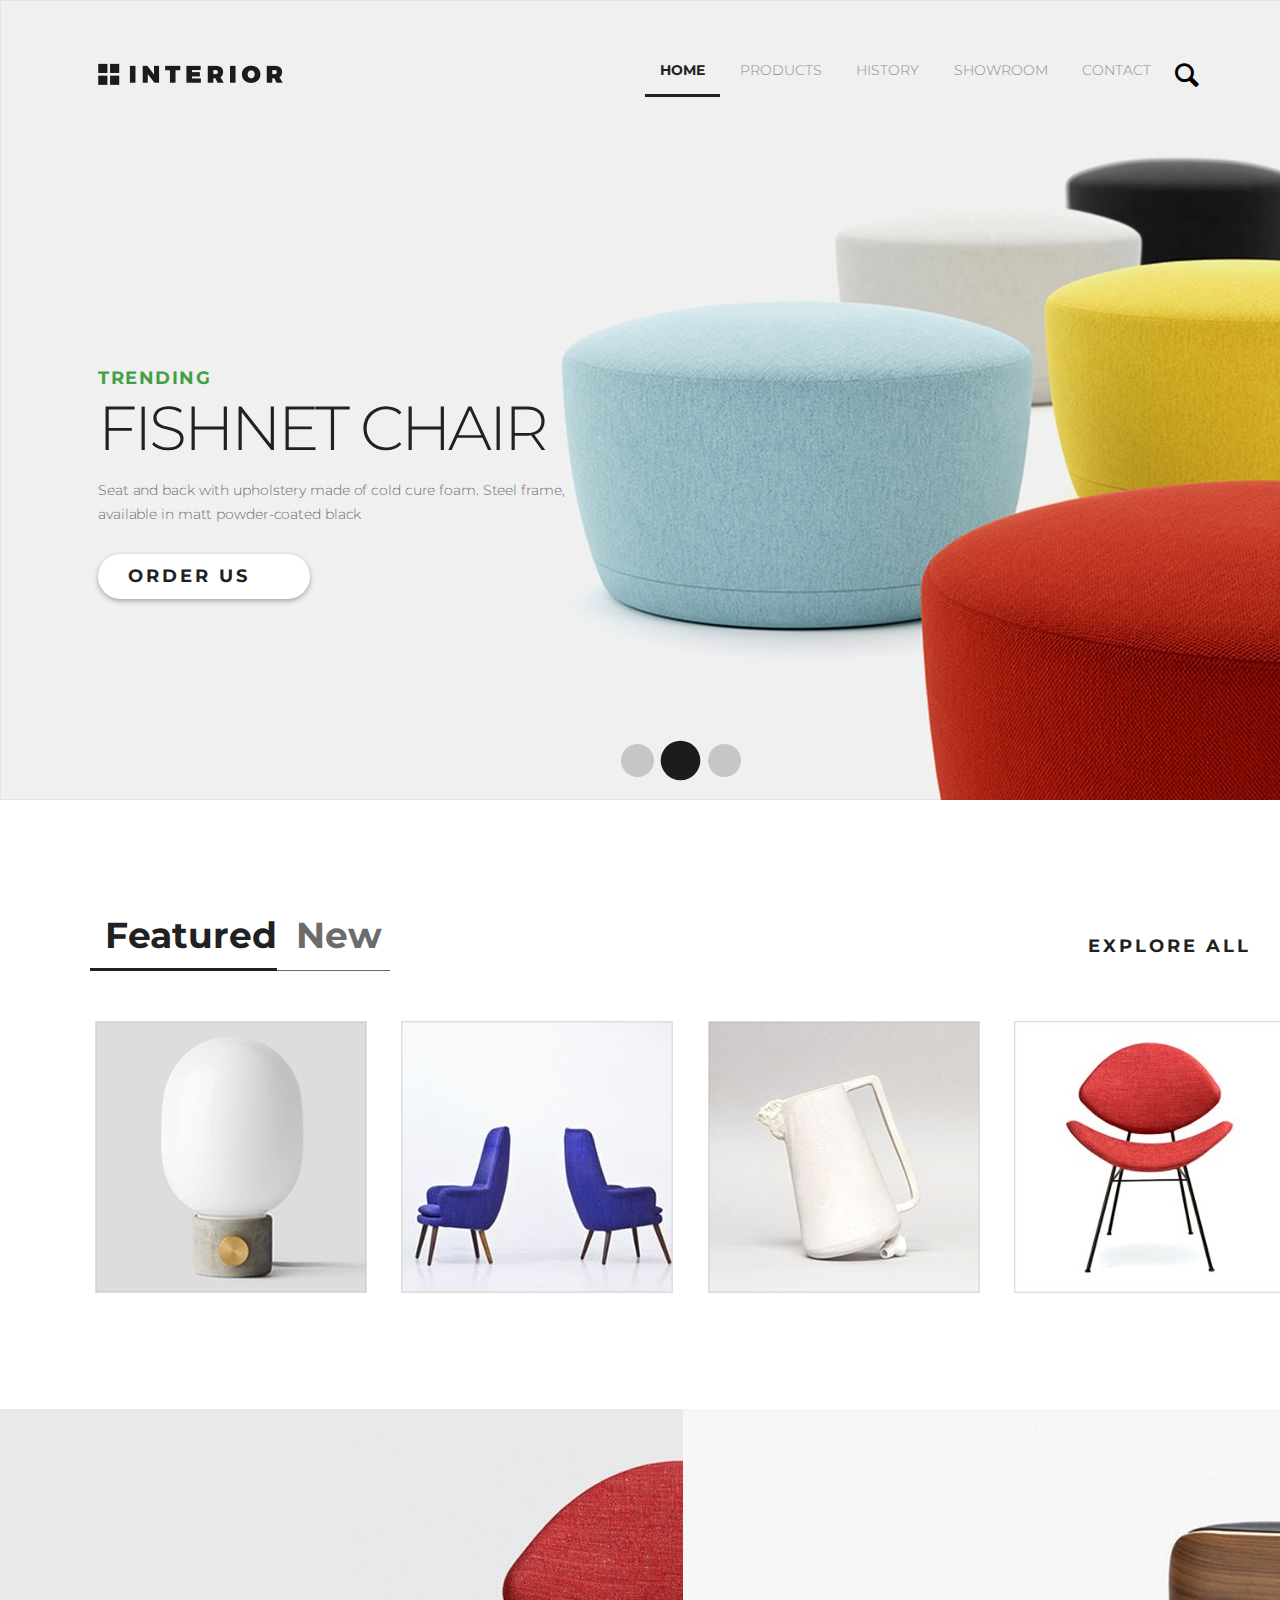
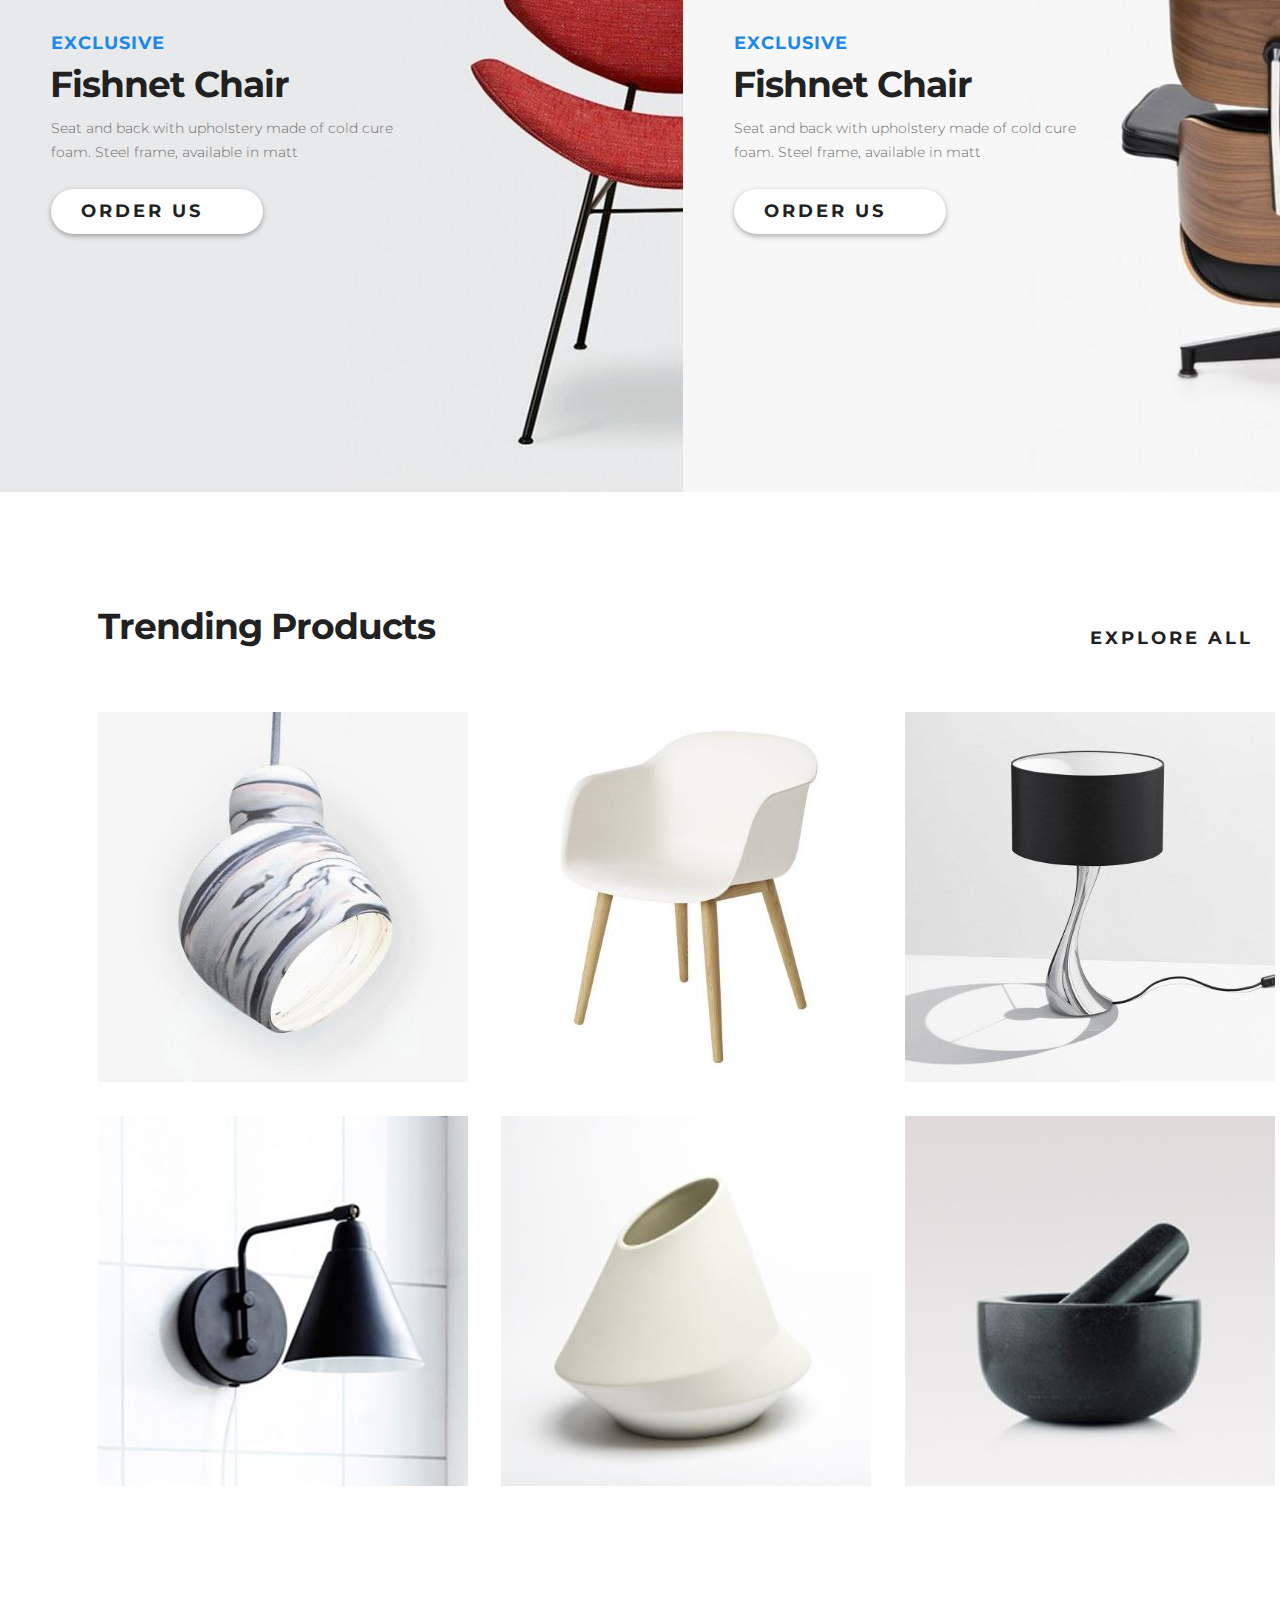
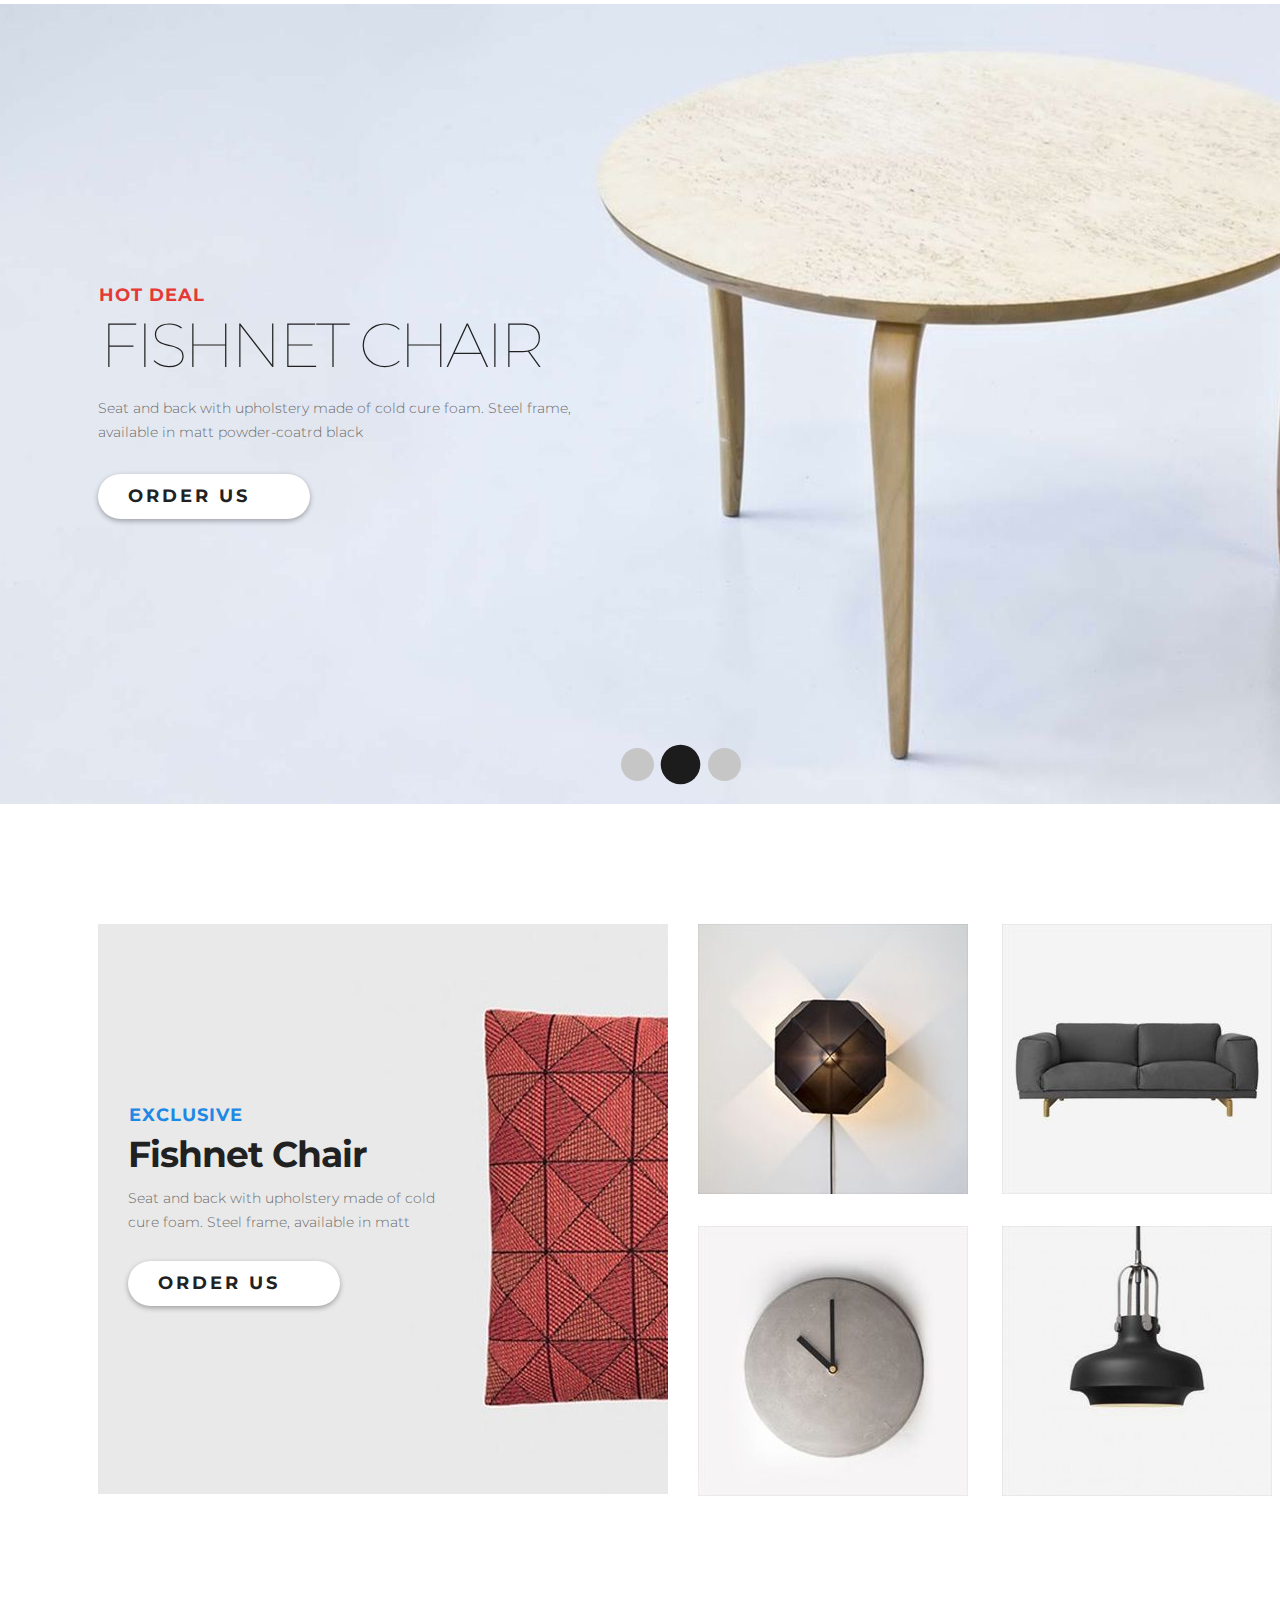
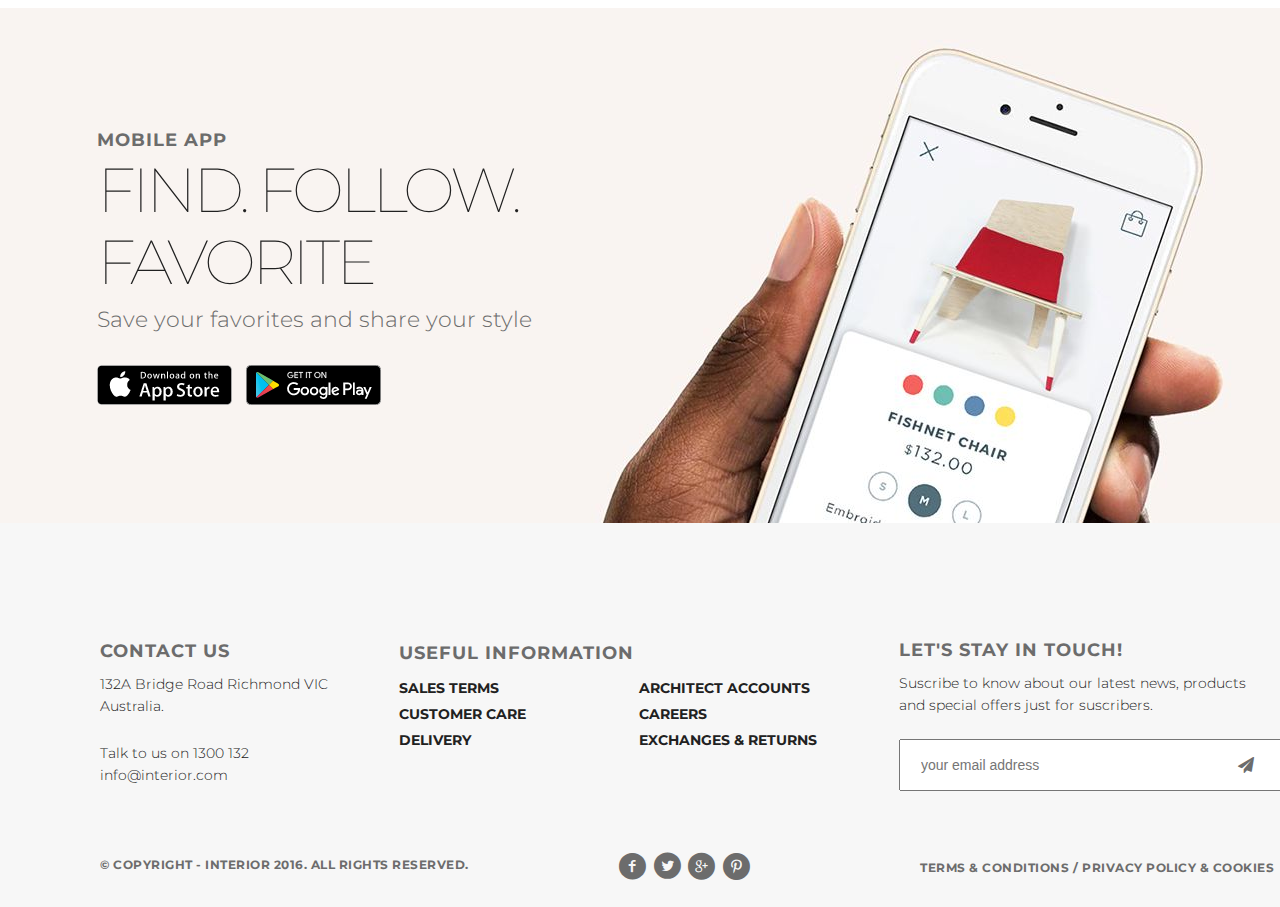
<file: first-maket/index.html>
<!DOCTYPE html>
<html lang="en">

<head>
    <meta charset="UTF-8">
    <meta name="viewport" content="width=device-width, initial-scale=1.0">
    <meta http-equiv="X-UA-Compatible" content="ie=edge">
    <title>Maket shop</title>
    <link rel="stylesheet" href="css/style.css">
</head>


<body>
    <div class="main-con">
        <div class="container_1">
            <div class="header">
                <a href="#">
                    <img class="logo" src="img/logo.png" alt="Logo">
                </a>
                <div id="menu">
                    <ul>
                        <li><a class="tab0" href="#">HOME</a></li>
                        <li><a href="product.html">PRODUCTS</a></li>
                        <li><a href="">HISTORY</a></li>
                        <li><a href="">SHOWROOM</a></li>
                        <li><a href="contact.html">CONTACT</a></li>
                    </ul>
                </div>
                <a class="icon-search" href="#"></a>
                <div class="text">
                    <h3>trending</h3>
                    <h1>fishnet chair</h1>
                    <p>Seat and back with upholstery made of cold cure foam. Steel frame, available in matt
                        powder-coated
                        black</p>
                    <a class="icon-right-open" href="details.html">Order Us</a>
                </div>
                <div class="scroll">
                    <a class="scroll-link" href="#"></a>
                    <a class="scroll-link act-scroll" href="#"></a>
                    <a class="scroll-link" href=""></a>
                </div>
            </div>
        </div>
        <div class="container2">
            <div class="header2">
                <div class="wrapper">
                    <input type="radio" name="tab" id="tab-1" checked>
                    <label for="tab-1">Featured</label>
                    <input type="radio" name="tab" id="tab-2">
                    <label for="tab-2">New</label>
                    <hr class="hr0">
                    <hr class="hr1">
                    <hr class="hr2">
                    <div class="content">
                        <article class="tab-1">
                            <div class="product">
                                <img src="img/product-1.jpg" alt="Img_1">
                                <div class="info">
                                    <a href="details.html" class="feat-good"></a>
                                    <h3>Fishnet Chair</h3>
                                    <p>Seat and back with upholstery made of cold cure foam</p>
                                </div>
                            </div>
                            <div class="product">
                                <img src="img/product-2.jpg" alt="Img_2">
                                <div class="info">
                                    <a href="details.html" class="feat-good"></a>
                                    <h3>Violet Twins</h3>
                                    <p>If you can find out difference between them tell us</p>
                                </div>
                            </div>
                            <div class="product">
                                <img class="pic" src="img/product-3.jpg" alt="Img_3">
                                <div class="info">
                                    <a href="details.html" class="feat-good"></a>
                                    <h3>Kettler style</h3>
                                    <p>Simple. Cozy. Modern.</p>
                                </div>
                            </div>
                            <div class="product">
                                <img src="img/product-4.jpg" alt="Img_4">
                                <div class="info">
                                    <a href="#" class="feat-good"></a>
                                    <h3>Red Smiler</h3>
                                    <p>Bright solution for you</p>
                                </div>
                            </div>
                        </article> <!-- //tab-1 end -->
                        <article class="tab-2">
                            <div class="product">
                                <img class="pic" src="img/product-3.jpg" alt="Img_3">
                                <div class="info">
                                    <a href="#" class="feat-good"></a>
                                    <h3>Kettler style</h3>
                                    <p>Simple. Cozy. Modern.</p>
                                </div>
                            </div>
                            <div class="product">
                                <img src="img/product-4.jpg" alt="Img_4">
                                <div class="info">
                                    <a href="#" class="feat-good"></a>
                                    <h3>Red Smiler</h3>
                                    <p>Bright solution for you</p>
                                </div>
                            </div>
                        </article><!-- //tab-2 end -->
                    </div>
                </div><!-- //wrapper -->
                <a class="exp-link" href="#">explore all</a>
            </div>
            <div class="two-screens">
                <div class="first-scr">
                    <img src="img/promo-img1.jpg" alt="promo1">
                    <h3>exclusive</h3>
                    <h2>Fishnet Chair</h2>
                    <p>Seat and back with upholstery made of cold cure foam. Steel frame, available in matt</p>
                    <a class="icon-right-open2" href="details.html">Order Us</a>
                </div>
                <div class="second-scr">
                    <img src="img/promo-img.jpg" alt="promo2">
                    <h3>exclusive</h3>
                    <h2>Fishnet Chair</h2>
                    <p>Seat and back with upholstery made of cold cure foam. Steel frame, available in matt</p>
                    <a class="icon-right-open3" href="details.html">Order Us</a>
                </div>
            </div>
            <div class="trend-prod">
                <h2 class="text-tr">Trending Products</h2>
                <a class="exp-link2" href="#">explore all</a>
                <a href="details.html"><img src="img/product-11.jpg" alt="product-1"></a>
                <a href="details.html"><img src="img/product-21.jpg" alt="product-2"></a>
                <a href="details.html"><img src="img/product-31.jpg" alt="product-3"></a>
                <a href="#"><img src="img/product-41.jpg" alt="product-4"></a>
                <a href="#"><img src="img/product-6.jpg" alt="product-6"></a>
                <a href="#"><img src="img/product-5.jpg" alt="product-5"></a>
            </div>
        </div>
        <div class="container3">
            <div class="slider2">
                <img src="img/slider2.jpg" alt="slider2">
                <div class="text-sl2">
                    <h3>hot deal</h3>
                    <h2>Fishnet Chair</h2>
                    <p>Seat and back with upholstery made of cold cure foam. Steel frame, available in matt
                        powder-coatrd
                        black</p>
                    <a class="icon-right-open" href="details.html">Order Us</a>
                    <div class="scroll">
                        <a class="scroll-link" href="#"></a>
                        <a class="scroll-link act-scroll" href="#"></a>
                        <a class="scroll-link" href="#"></a>
                    </div>
                </div>
            </div>
            <div class="container4">
                <div class="exc-block">
                    <img src="img/product-1-lg.jpg" alt="pic1">
                    <h3>exclusive</h3>
                    <h2>Fishnet Chair</h2>
                    <p>Seat and back with upholstery made of cold cure foam. Steel frame, available in matt</p>
                    <a class="icon-right-open" href="details.html">Order Us</a>
                </div>
                <div class="two-two">
                    <a href="details.html"><img class="img4" src="img/product-2-sm.jpg" alt="pic2"></a>
                    <a href="details.html"><img class="img4" src="img/product-3-sm.jpg" alt="pic3"></a>
                    <a href="details.html"><img class="img4" src="img/product-4-sm.jpg" alt="pic4"></a>
                    <a href="details.html"><img class="img4" src="img/product-5-sm.jpg" alt="pic5"></a>
                </div>
                <div class="app">
                    <img src="img/back-img.jpg" alt="back">
                    <h3>mobile app</h3>
                    <h2>find. follow. favorite</h2>
                    <p>Save your favorites and share your style</p>
                    <a href="#"><img src="img/app-store.png" alt="apple"></a>
                    <a href="#"><img src="img/google-play.png" alt="google"></a>
                </div>
            </div>
            <div class="clr"></div>
        </div>
    </div>
    <footer class="footer">
        <div class="foot-st">
            <div class="foot-col1">
                <h3>contact us</h3>
                <p>132A Bridge Road Richmond VIC Australia.</p>
                <p>Talk to us on 1300 132 info@interior.com</p>
            </div>
            <div class="foot-col2">
                <h3>useful information</h3>
                <ul class="col1">
                    <li><a href="#">Sales terms</a></li>
                    <li><a href="#">Customer care</a></li>
                    <li><a href="#">Delivery</a></li>
                </ul>
                <ul class="col2">
                    <li><a href="#">Architect accounts</a></li>
                    <li><a href="#">Careers</a></li>
                    <li><a href="#">Exchanges & returns</a></li>

                </ul>
            </div>
            <div class="foot-col3">
                <h3>let's stay in touch!</h3>
                <p>Suscribe to know about our latest news, products and special offers just for suscribers.</p>
                <input class="input" type="text" placeholder="your email address">
                <a class="icon-paper-plane" href="#"></a>
            </div>
            <p class="copy">&copy; Copyright - INTERIOR 2016. All Rights Reserved.</p>
            <div class="soc-net">
                <a class="icon-facebook-circled" href="#"></a>
                <a class="icon-twitter-circled" href="#"></a>
                <a class="icon-gplus-circled" href="#"></a>
                <a class="icon-pinterest-circled" href="#"></a>
            </div>
            <div class="term-pol">
                <a href="#">Terms & Conditions /</a>
                <a href="#">Privacy policy & Cookies</a>
            </div>
    </footer>
</body>

</html>
</file>
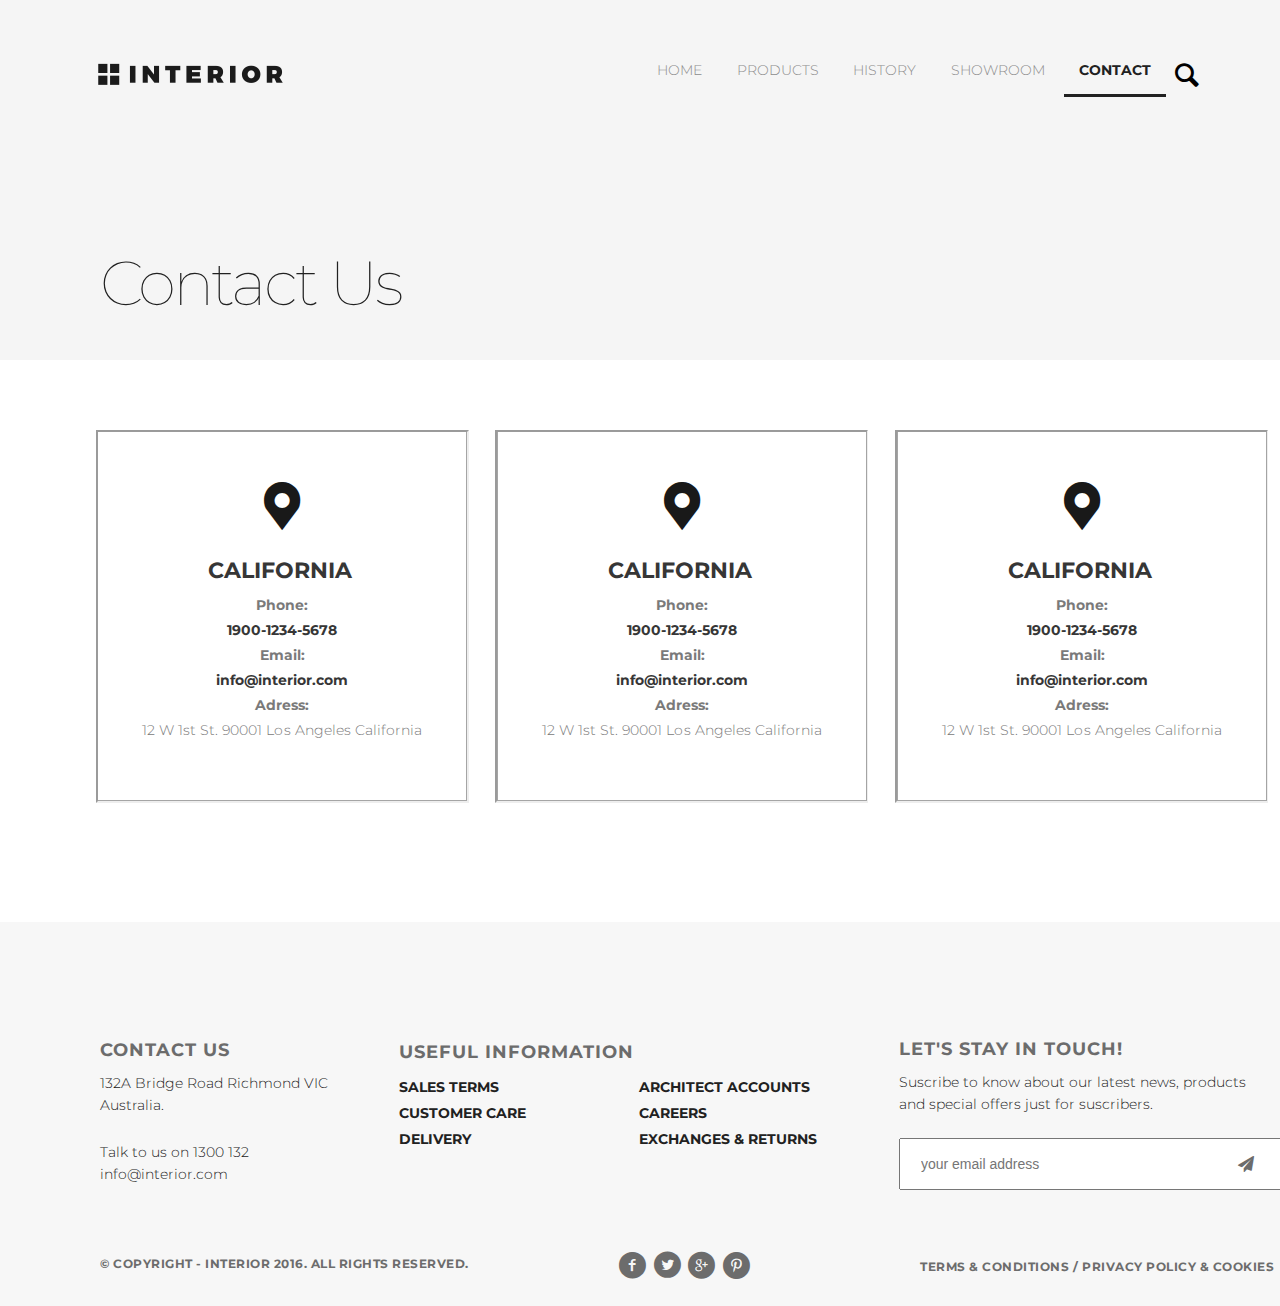
<file: first-maket/contact.html>
<!DOCTYPE html>
<html lang="en">

<head>
    <meta charset="UTF-8">
    <meta name="viewport" content="width=device-width, initial-scale=1.0">
    <meta http-equiv="X-UA-Compatible" content="ie=edge">
    <title>Maket shop</title>
    <link rel="stylesheet" href="css/style.css">
</head>


<body>
    <div class="main-con3">
        <div class="header3">
            <a href="#">
                <img class="logo" src="img/logo.png" alt="Logo">
            </a>
            <div id="menu">
                <ul>
                    <li><a href="index.html">HOME</a></li>
                    <li><a href="product.html">PRODUCTS</a></li>
                    <li><a href="">HISTORY</a></li>
                    <li><a href="">SHOWROOM</a></li>
                    <li><a class="tab0" href="#">CONTACT</a></li>
                </ul>
            </div>
            <a class="icon-search" href="#"></a>
            <div class="text2 text-con">
                <h1>Contact Us</h1>
            </div>
        </div>
        <div class="adr">
            <a class="icon-location" href="#"></a>
            <h2>CALIFORNIA</h2>
            <h3>Phone:</h3>
            <h4>1900-1234-5678</h4>
            <h3>Email:</h3>
            <h4>info@interior.com</h4>
            <h3>Adress:</h3>
            <p>12 W 1st St. 90001 Los Angeles California</p>
        </div>
        <div class="adr">
            <a class="icon-location" href="#"></a>
            <h2>CALIFORNIA</h2>
            <h3>Phone:</h3>
            <h4>1900-1234-5678</h4>
            <h3>Email:</h3>
            <h4>info@interior.com</h4>
            <h3>Adress:</h3>
            <p>12 W 1st St. 90001 Los Angeles California</p>
        </div>
        <div class="adr">
            <a class="icon-location" href="#"></a>
            <h2>CALIFORNIA</h2>
            <h3>Phone:</h3>
            <h4>1900-1234-5678</h4>
            <h3>Email:</h3>
            <h4>info@interior.com</h4>
            <h3>Adress:</h3>
            <p>12 W 1st St. 90001 Los Angeles California</p>
        </div>
        <iframe class="map" src="https://yandex.ru/map-widget/v1/?um=constructor%3Ab8886747e284c5b46988c8fe23b2a0105c294f684bbc29f62b10b31a06898e41&amp;source=constructor"></iframe>
        <iframe class="map" src="https://yandex.ru/map-widget/v1/?um=constructor%3Ab8886747e284c5b46988c8fe23b2a0105c294f684bbc29f62b10b31a06898e41&amp;source=constructor"></iframe>
        <iframe class="map" src="https://yandex.ru/map-widget/v1/?um=constructor%3Ab8886747e284c5b46988c8fe23b2a0105c294f684bbc29f62b10b31a06898e41&amp;source=constructor"></iframe>
    </div>

    <footer class="footer3">
        <div class="foot-st">
            <div class="foot-col1">
                <h3>contact us</h3>
                <p>132A Bridge Road Richmond VIC Australia.</p>
                <p>Talk to us on 1300 132 info@interior.com</p>
            </div>
            <div class="foot-col2">
                <h3>useful information</h3>
                <ul class="col1">
                    <li><a href="#">Sales terms</a></li>
                    <li><a href="#">Customer care</a></li>
                    <li><a href="#">Delivery</a></li>
                </ul>
                <ul class="col2">
                    <li><a href="#">Architect accounts</a></li>
                    <li><a href="#">Careers</a></li>
                    <li><a href="#">Exchanges & returns</a></li>

                </ul>
            </div>
            <div class="foot-col3">
                <h3>let's stay in touch!</h3>
                <p>Suscribe to know about our latest news, products and special offers just for suscribers.</p>
                <input class="input" type="text" placeholder="your email address">
                <a class="icon-paper-plane" href="#"></a>
            </div>
            <p class="copy">&copy; Copyright - INTERIOR 2016. All Rights Reserved.</p>
            <div class="soc-net">
                <a class="icon-facebook-circled" href="#"></a>
                <a class="icon-twitter-circled" href="#"></a>
                <a class="icon-gplus-circled" href="#"></a>
                <a class="icon-pinterest-circled" href="#"></a>
            </div>
            <div class="term-pol">
                <a href="#">Terms & Conditions /</a>
                <a href="#">Privacy policy & Cookies</a>
            </div>

    </footer>
</body>

</html>
</file>
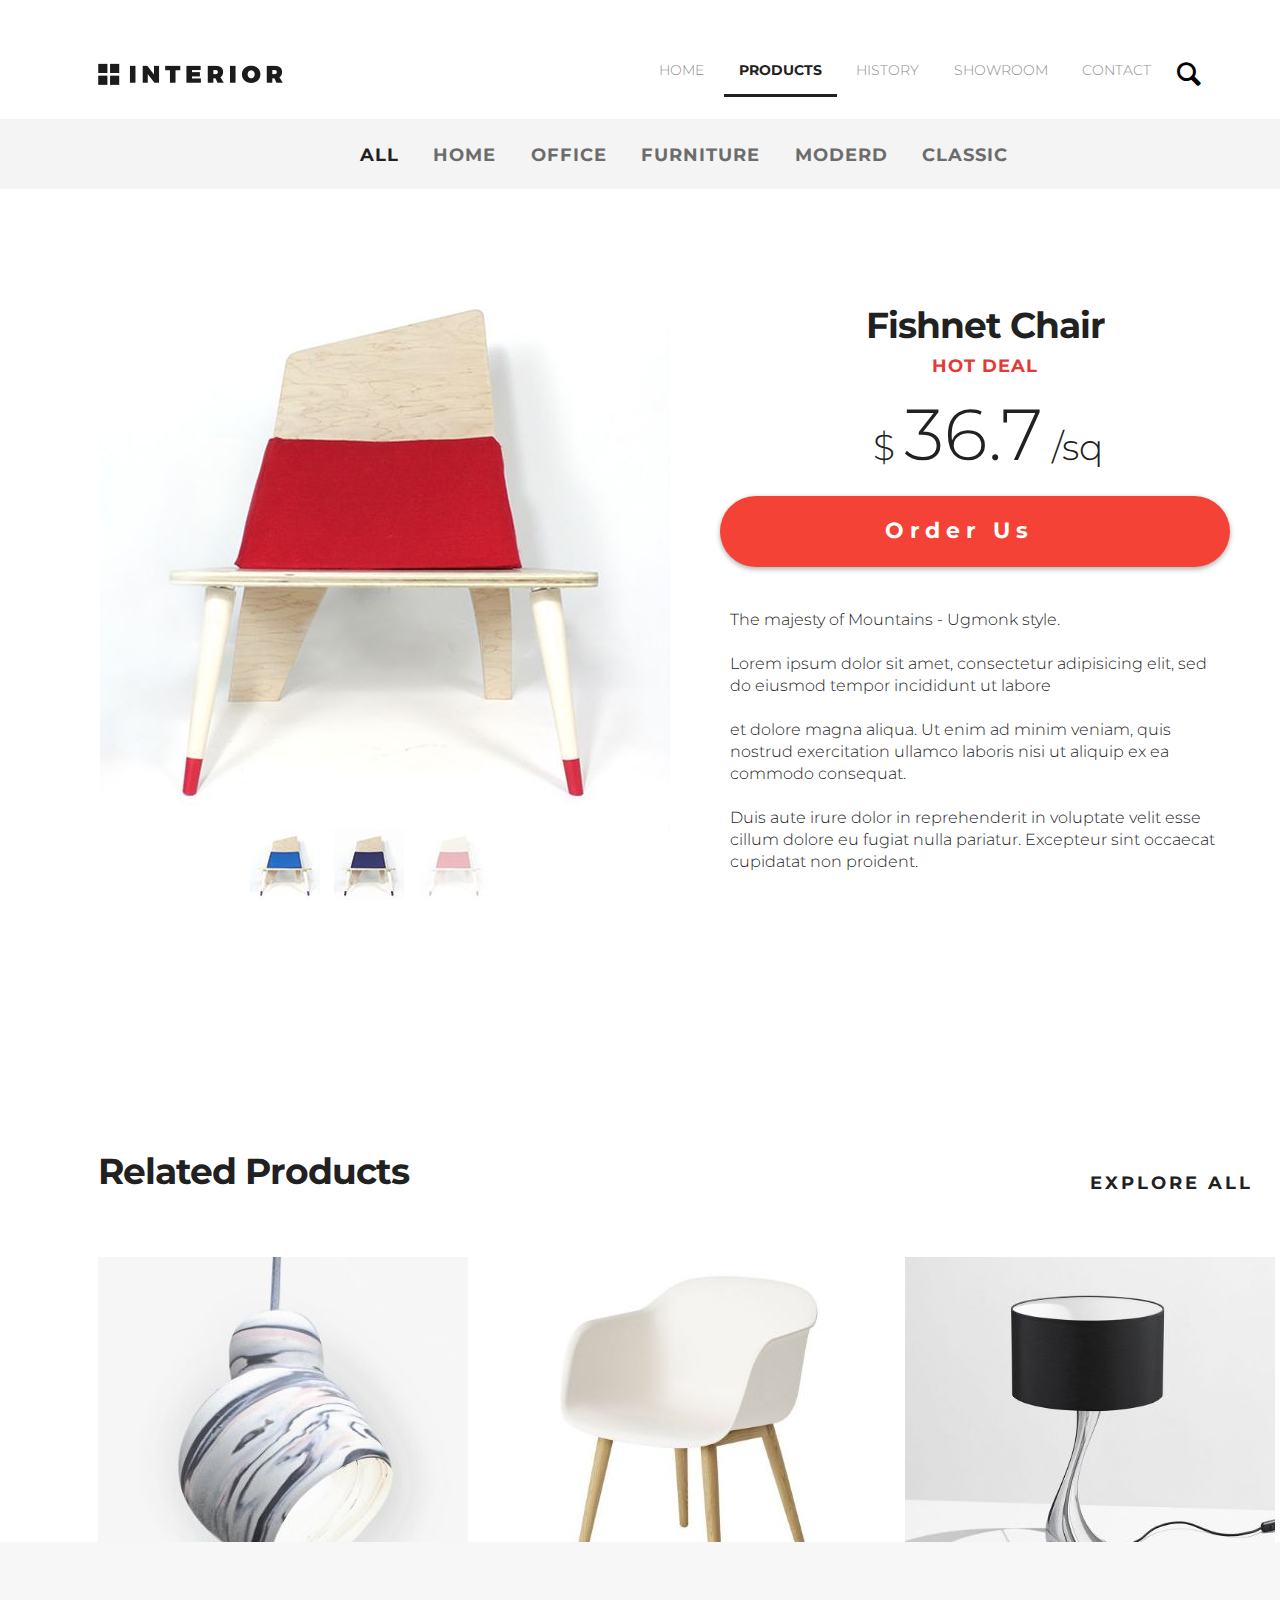
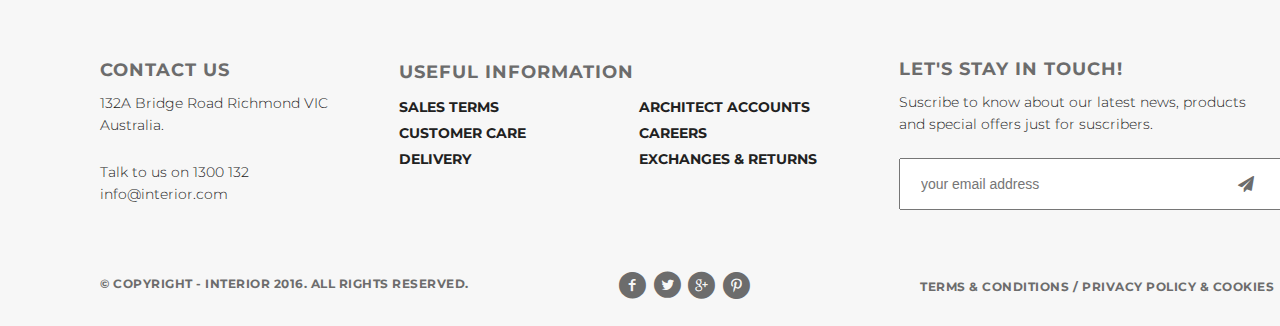
<file: first-maket/details.html>
<!DOCTYPE html>
<html lang="en">

<head>
    <meta charset="UTF-8">
    <meta name="viewport" content="width=device-width, initial-scale=1.0">
    <meta http-equiv="X-UA-Compatible" content="ie=edge">
    <title>Maket shop</title>
    <link rel="stylesheet" href="css/style.css">
</head>


<body>
    <div class="main-con2">
        <div class="header4">
            <a href="#">
                <img class="logo" src="img/logo.png" alt="Logo">
            </a>
            <div id="menu">
                <ul>
                    <li><a href="index.html">HOME</a></li>
                    <li><a class="tab0" href="product.html">PRODUCTS</a></li>
                    <li><a href="">HISTORY</a></li>
                    <li><a href="">SHOWROOM</a></li>
                    <li><a href="contact.html">CONTACT</a></li>
                </ul>
                <a class="icon-search" href="#"></a>
            </div>
        </div>
        <div class="head-det">
            <div class="wrapper3">
                <input type="radio" name="tab" id="tab-1" checked>
                <label for="tab-1">ALL</label>
                <input type="radio" name="tab" id="tab-2">
                <label for="tab-2">HOME</label>
                <input type="radio" name="tab" id="tab-3">
                <label for="tab-3">OFFICE</label>
                <input type="radio" name="tab" id="tab-4">
                <label for="tab-4">FURNITURE</label>
                <input type="radio" name="tab" id="tab-5">
                <label for="tab-5">MODERD</label>
                <input type="radio" name="tab" id="tab-6">
                <label for="tab-6">CLASSIC</label>
                <div class="content">
                    <article class="tab-1">
                        <div class="trend-prod3">
                            <a class="big-pic" href="#"><img src="img/slider1.jpg" alt="Pic"></a>
                            <div class="scrip">
                            <h3>Fishnet Chair</h3>
                            <h2>HOT DEAL</h2>
                            <h4><span class="cl11">$ <span class="cl22">36.7</span> /sq</span></h4>
                            <a class="icon-right-open4" href="#">Order Us</a>
                            <p>The majesty of Mountains - Ugmonk style. <br><br>
                                Lorem ipsum dolor sit amet, consectetur adipisicing elit, sed do eiusmod tempor
                                incididunt ut labore <br><br>
                                et dolore magna aliqua. Ut enim ad minim veniam, quis nostrud exercitation ullamco
                                laboris nisi ut aliquip ex ea commodo consequat.<br><br>
                                Duis aute irure dolor in reprehenderit in voluptate velit esse cillum dolore eu
                                fugiat nulla pariatur. Excepteur sint occaecat cupidatat non proident.
                            </p>
                        </div>
                            <a class="sm-pic" href="#"><img src="img/controll.jpg" alt="Pic"></a>
                            <a class="sm-pic" href="#"><img src="img/controll11.jpg" alt="Pic"></a>
                            <a class="sm-pic" href="#"><img src="img/controll2.jpg" alt="Pic"></a>
                        </div>
                    </article> <!-- //tab-1 end -->
                    <article class="tab-2">
                        <div class="trend-prod2">
                        </div>
                    </article><!-- //tab-2 end -->
                    <article class="tab-3">
                        <div class="trend-prod2">
                        </div>
                    </article><!-- //tab-3 end -->
                    <article class="tab-4">
                        <div class="trend-prod2">

                        </div>
                    </article><!-- //tab-4 end -->
                </div>
            </div><!-- //wrapper -->

        </div>
        <div class="container-details">

            <div class="trend-prod cor2">
                <h2 class="text-tr">Related Products</h2>
                <a class="exp-link2" href="#">explore all</a>
                <a href="#"><img src="img/product-11.jpg" alt="product-1"></a>
                <a href="#"><img src="img/product-21.jpg" alt="product-2"></a>
                <a href="#"><img src="img/product-31.jpg" alt="product-3"></a>
            </div>
        </div>
    </div>

    <footer class="footer4">
        <div class="foot-st">
            <div class="foot-col1">
                <h3>contact us</h3>
                <p>132A Bridge Road Richmond VIC Australia.</p>
                <p>Talk to us on 1300 132 info@interior.com</p>
            </div>
            <div class="foot-col2">
                <h3>useful information</h3>
                <ul class="col1">
                    <li><a href="#">Sales terms</a></li>
                    <li><a href="#">Customer care</a></li>
                    <li><a href="#">Delivery</a></li>
                </ul>
                <ul class="col2">
                    <li><a href="#">Architect accounts</a></li>
                    <li><a href="#">Careers</a></li>
                    <li><a href="#">Exchanges & returns</a></li>

                </ul>
            </div>
            <div class="foot-col3">
                <h3>let's stay in touch!</h3>
                <p>Suscribe to know about our latest news, products and special offers just for suscribers.</p>
                <input class="input" type="text" placeholder="your email address">
                <a class="icon-paper-plane" href="#"></a>
            </div>
            <p class="copy">&copy; Copyright - INTERIOR 2016. All Rights Reserved.</p>
            <div class="soc-net">
                <a class="icon-facebook-circled" href="#"></a>
                <a class="icon-twitter-circled" href="#"></a>
                <a class="icon-gplus-circled" href="#"></a>
                <a class="icon-pinterest-circled" href="#"></a>
            </div>
            <div class="term-pol">
                <a href="#">Terms & Conditions /</a>
                <a href="#">Privacy policy & Cookies</a>
            </div>

    </footer>
</body>

</html>
</file>
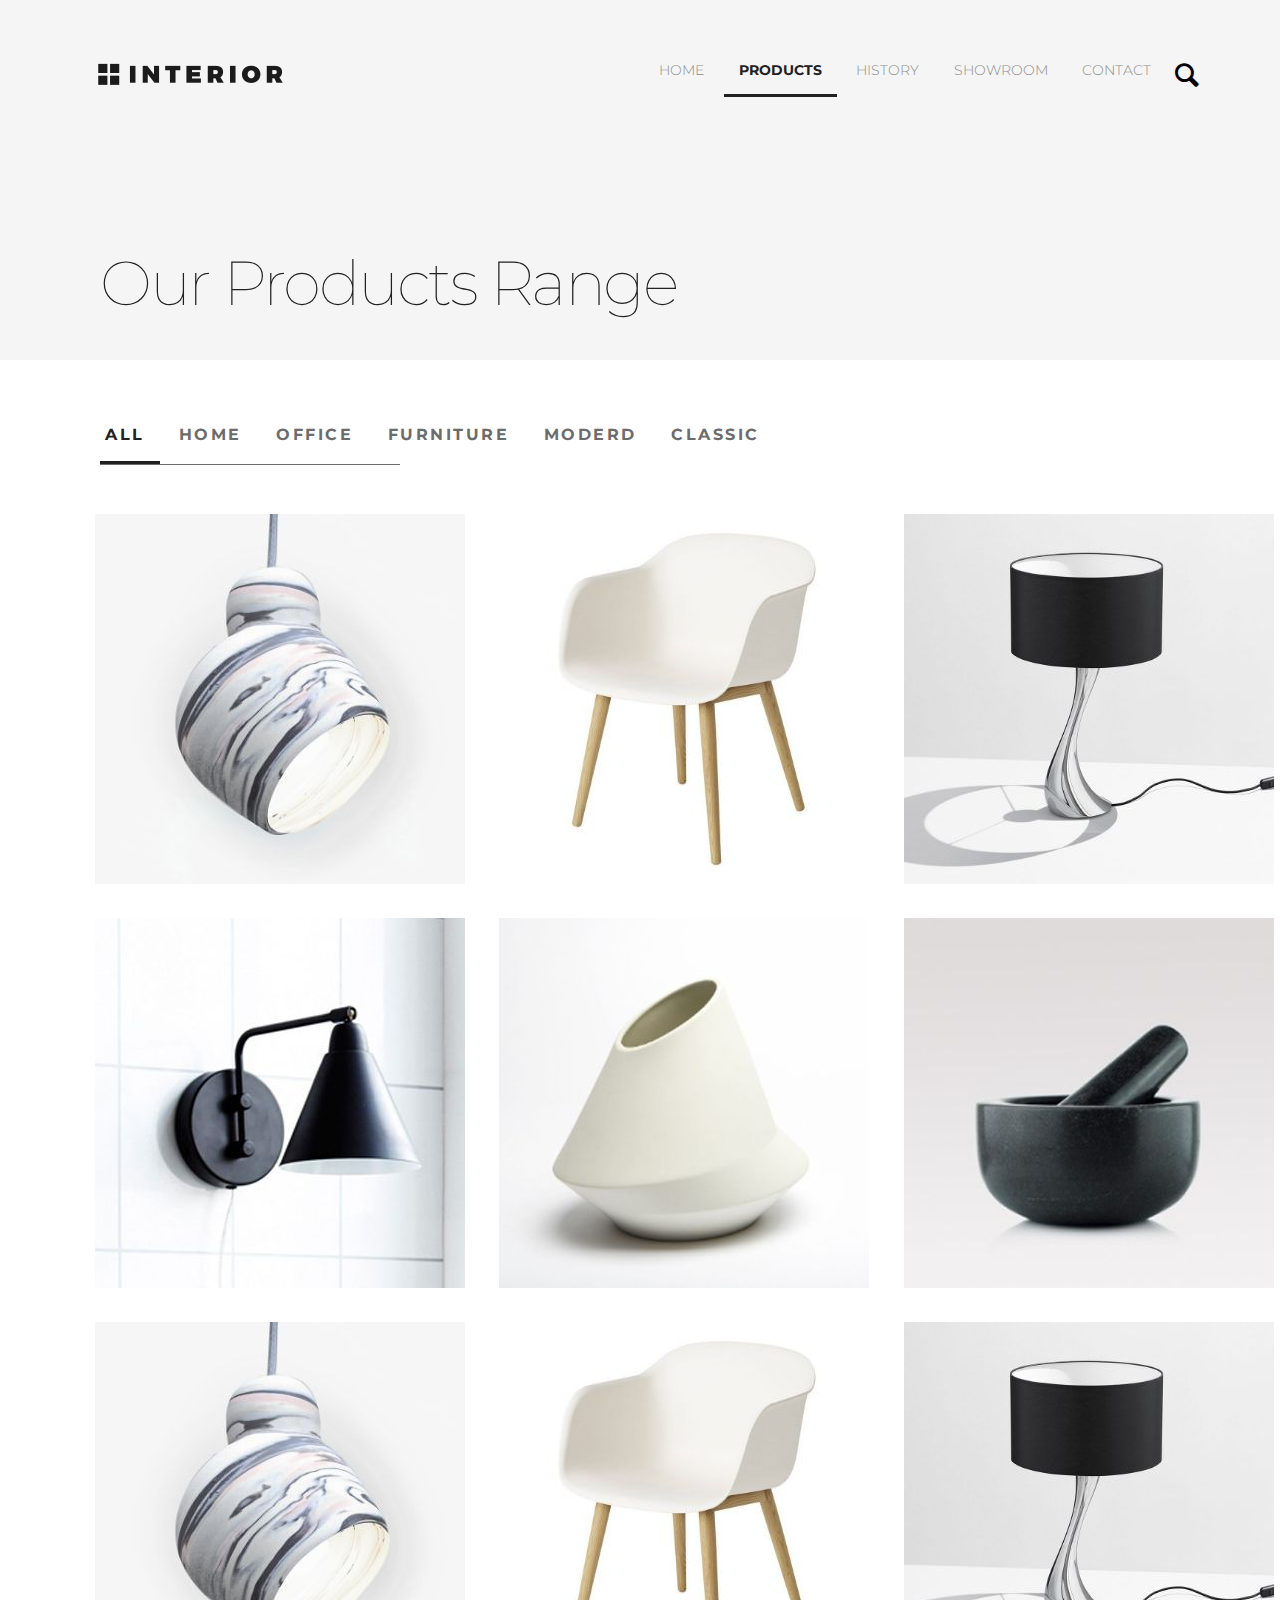
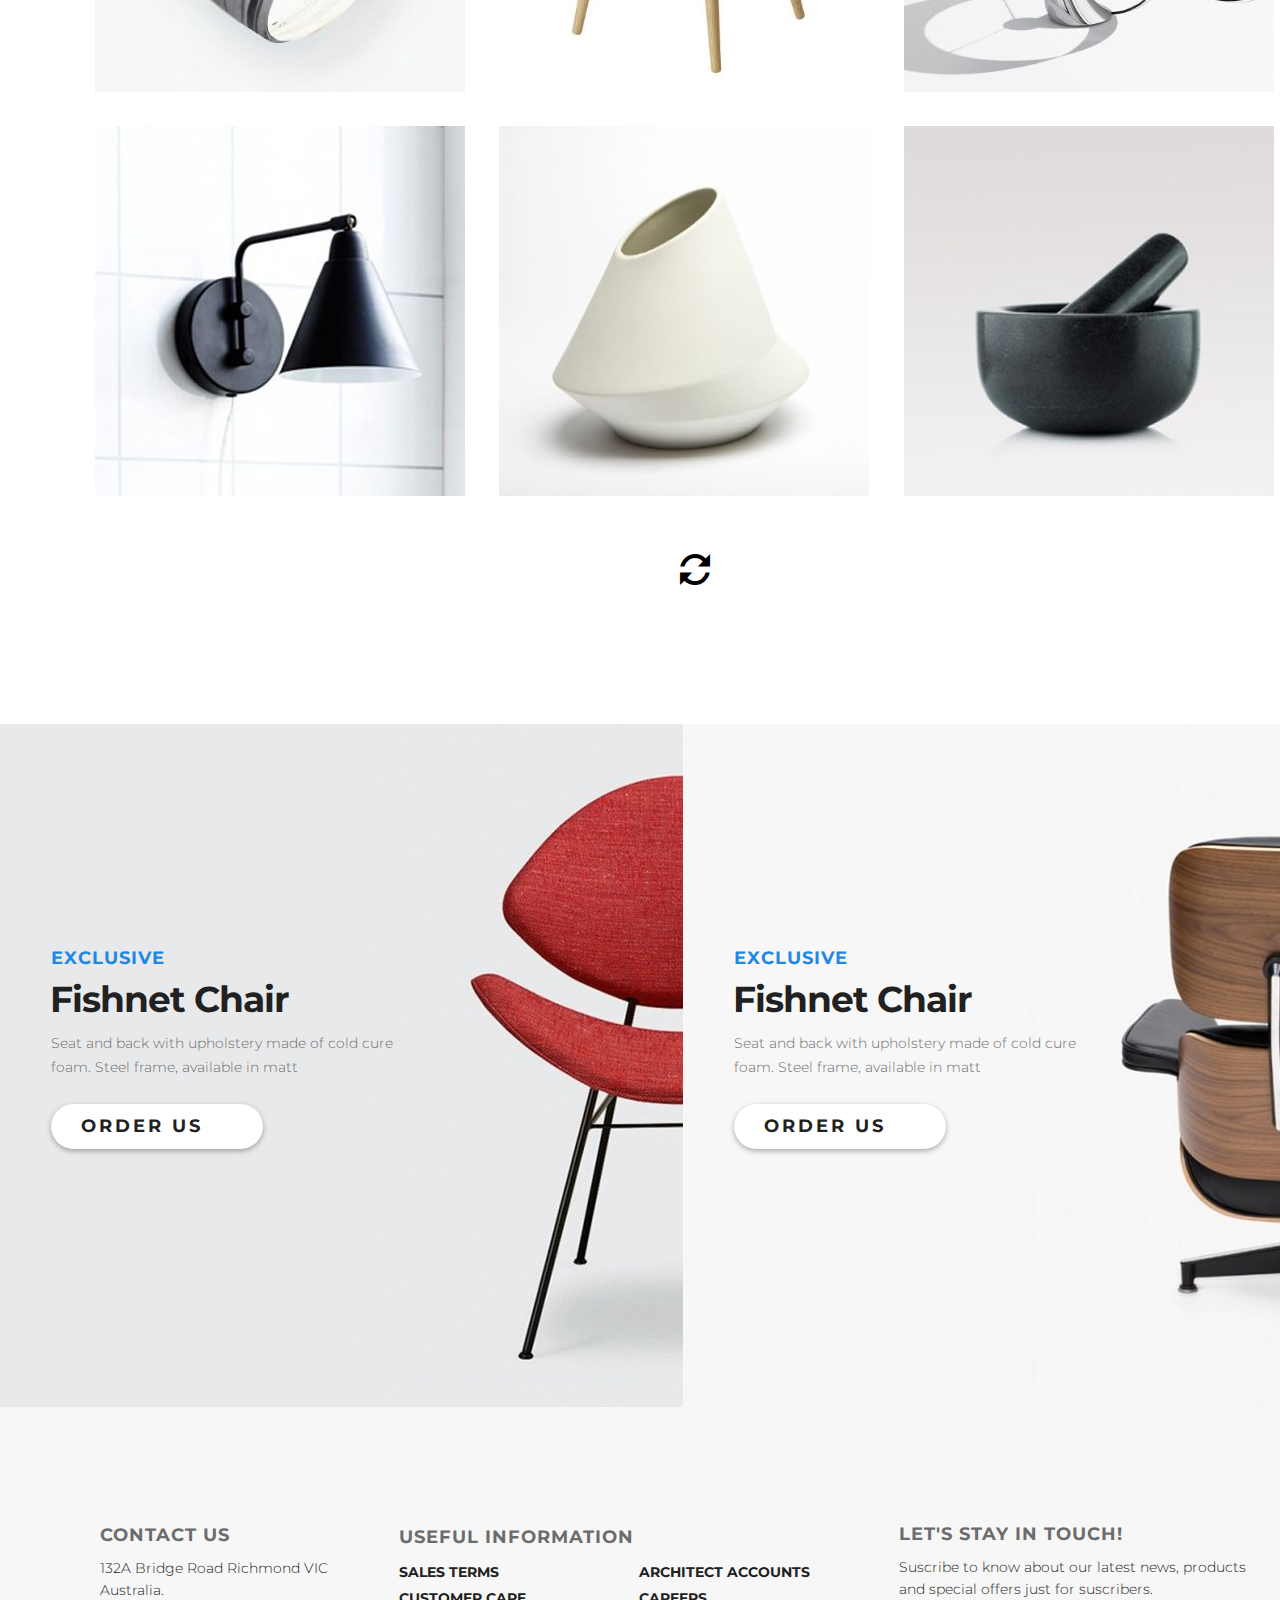
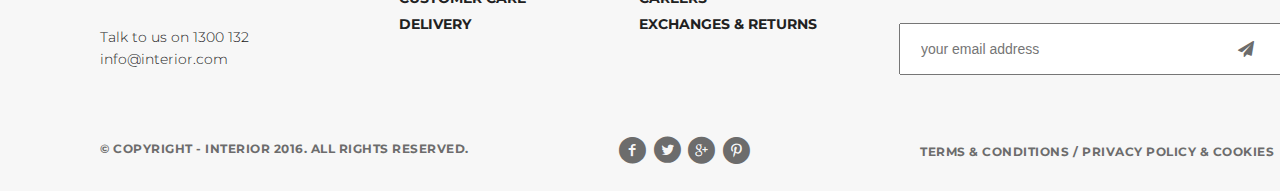
<file: first-maket/product.html>
<!DOCTYPE html>
<html lang="en">

<head>
    <meta charset="UTF-8">
    <meta name="viewport" content="width=device-width, initial-scale=1.0">
    <meta http-equiv="X-UA-Compatible" content="ie=edge">
    <title>Maket shop</title>
    <link rel="stylesheet" href="css/style.css">
</head>


<body>
    <div class="main-con main-con2">
        <div class="container_1">
            <div class="header3">
                <a href="#">
                    <img class="logo" src="img/logo.png" alt="Logo">
                </a>
                <div id="menu">
                    <ul>
                        <li><a href="index.html">HOME</a></li>
                        <li><a class="tab0" href="#">PRODUCTS</a></li>
                        <li><a href="">HISTORY</a></li>
                        <li><a href="">SHOWROOM</a></li>
                        <li><a href="contact.html">CONTACT</a></li>
                    </ul>
                </div>
                <a class="icon-search" href="#"></a>
                <div class="text2 text-con2">
                    <h1>Our Products Range</h1>
                </div>
            </div>
        </div>
        <div class="container2">
            <div class="wrapper2">
                <input type="radio" name="tab" id="tab-1" checked>
                <label for="tab-1">ALL</label>
                <input type="radio" name="tab" id="tab-2">
                <label for="tab-2">HOME</label>
                <input type="radio" name="tab" id="tab-3">
                <label for="tab-3">OFFICE</label>
                <input type="radio" name="tab" id="tab-4">
                <label for="tab-4">FURNITURE</label>
                <input type="radio" name="tab" id="tab-5">
                <label for="tab-5">MODERD</label>
                <input type="radio" name="tab" id="tab-6">
                <label for="tab-6">CLASSIC</label>
                <hr class="hr0">
                <hr class="hr1">
                <hr class="hr2">
                <hr class="hr3">
                <hr class="hr4">
                <hr class="hr5">
                <hr class="hr6">
                <hr class="hr0-1">
                <hr class="hr0-2">
                <div class="content">
                    <article class="tab-1">
                        <div class="trend-prod2">
                            <a href="details.html"><img src="img/product-11.jpg" alt="product-1"></a>
                            <a href="details.html"><img src="img/product-21.jpg" alt="product-2"></a>
                            <a href="details.html"><img src="img/product-31.jpg" alt="product-3"></a>
                            <a href="details.html"><img src="img/product-41.jpg" alt="product-4"></a>
                            <a href="details.html"><img src="img/product-6.jpg" alt="product-6"></a>
                            <a href="details.html"><img src="img/product-5.jpg" alt="product-5"></a>
                            <a href="details.html"><img src="img/product-11.jpg" alt="product-1"></a>
                            <a href="details.html"><img src="img/product-21.jpg" alt="product-2"></a>
                            <a href="details.html"><img src="img/product-31.jpg" alt="product-3"></a>
                            <a href="details.html"><img src="img/product-41.jpg" alt="product-4"></a>
                            <a href="details.html"><img src="img/product-6.jpg" alt="product-6"></a>
                            <a href="details.html"><img src="img/product-5.jpg" alt="product-5"></a>
                        </div>
                    </article> <!-- //tab-1 end -->
                    <article class="tab-2">
                        <div class="trend-prod2">
                            <a href="details.html"><img src="img/product-6.jpg" alt="product-6"></a>
                            <a href="#"><img src="img/product-5.jpg" alt="product-5"></a>
                            <a href="#"><img src="img/product-11.jpg" alt="product-1"></a>
                            <a href="#"><img src="img/product-21.jpg" alt="product-2"></a>
                            <a href="#"><img src="img/product-31.jpg" alt="product-3"></a>
                            <a href="#"><img src="img/product-41.jpg" alt="product-4"></a>
                        </div>
                    </article><!-- //tab-2 end -->
                    <article class="tab-3">
                        <div class="trend-prod2">
                            <a href="details.html"><img src="img/product-5.jpg" alt="product-5"></a>
                            <a href="#"><img src="img/product-11.jpg" alt="product-1"></a>
                            <a href="#"><img src="img/product-31.jpg" alt="product-3"></a>
                            <a href="#"><img src="img/product-41.jpg" alt="product-4"></a>
                            <a href="#"><img src="img/product-6.jpg" alt="product-6"></a>
                            <a href="#"><img src="img/product-21.jpg" alt="product-2"></a>
                        </div>
                    </article><!-- //tab-3 end -->
                    <article class="tab-4">
                        <div class="trend-prod2">
                            <a href="#"><img src="img/product-31.jpg" alt="product-3"></a>
                            <a href="#"><img src="img/product-41.jpg" alt="product-4"></a>
                            <a href="#"><img src="img/product-6.jpg" alt="product-6"></a>
                            <a href="#"><img src="img/product-5.jpg" alt="product-5"></a>
                            <a href="#"><img src="img/product-11.jpg" alt="product-1"></a>
                            <a href="#"><img src="img/product-21.jpg" alt="product-2"></a>
                        </div>
                    </article><!-- //tab-4 end -->
                </div>
            </div><!-- //wrapper -->
            <a class="icon-arrows-cw" href="#"></a>
            <div class="two-screens2">
                <div class="first-scr">
                    <img src="img/promo-img1.jpg" alt="promo1">
                    <h3>exclusive</h3>
                    <h2>Fishnet Chair</h2>
                    <p>Seat and back with upholstery made of cold cure foam. Steel frame, available in matt</p>
                    <a class="icon-right-open2" href="details.html">Order Us</a>
                </div>
                <div class="second-scr">
                    <img src="img/promo-img.jpg" alt="promo2">
                    <h3>exclusive</h3>
                    <h2>Fishnet Chair</h2>
                    <p>Seat and back with upholstery made of cold cure foam. Steel frame, available in matt</p>
                    <a class="icon-right-open3" href="details.html">Order Us</a>
                </div>
            </div>
            <footer class="footer2">
                <div class="foot-st">
                    <div class="foot-col1">
                        <h3>contact us</h3>
                        <p>132A Bridge Road Richmond VIC Australia.</p>
                        <p>Talk to us on 1300 132 info@interior.com</p>
                    </div>
                    <div class="foot-col2">
                        <h3>useful information</h3>
                        <ul class="col1">
                            <li><a href="#">Sales terms</a></li>
                            <li><a href="#">Customer care</a></li>
                            <li><a href="#">Delivery</a></li>
                        </ul>
                        <ul class="col2">
                            <li><a href="#">Architect accounts</a></li>
                            <li><a href="#">Careers</a></li>
                            <li><a href="#">Exchanges & returns</a></li>

                        </ul>
                    </div>
                    <div class="foot-col3">
                        <h3>let's stay in touch!</h3>
                        <p>Suscribe to know about our latest news, products and special offers just for suscribers.</p>
                        <input class="input" type="text" placeholder="your email address">
                        <a class="icon-paper-plane" href="#"></a>
                    </div>
                    <p class="copy">&copy; Copyright - INTERIOR 2016. All Rights Reserved.</p>
                    <div class="soc-net">
                        <a class="icon-facebook-circled" href="#"></a>
                        <a class="icon-twitter-circled" href="#"></a>
                        <a class="icon-gplus-circled" href="#"></a>
                        <a class="icon-pinterest-circled" href="#"></a>
                    </div>
                    <div class="term-pol">
                        <a href="#">Terms & Conditions /</a>
                        <a href="#">Privacy policy & Cookies</a>
                    </div>

            </footer>
</body>

</html>
</file>
<file: first-maket/css/style.css>
@import url('https://fonts.googleapis.com/css?family=Montserrat:100,300,700');

@font-face {
    font-family: 'montserrat';
    src: url('../css/montserrat2.ttf');
    font-weight: normal;
    font-style: normal;
}

@font-face {
    font-family: 'montserrat';
    src: url('../css/montserrat5.ttf');
    font-weight: normal;
    font-style: normal;
}

@font-face {
    font-family: 'montserrat';
    src: url('../css/montserrat6.ttf');
    font-weight: normal;
    font-style: normal;
}

@font-face {
    font-family: 'montserrat';
    src: url('../css/montserrat4.ttf');
    font-weight: normal;
    font-style: normal;
}

@font-face {
    font-family: 'montserrat';
    src: url('../css/montserrat.ttf');
    font-weight: normal;
    font-style: normal;
}

@font-face {
    font-family: 'montserrat';
    src: url('../css/montserrat3.ttf');
    font-weight: normal;
    font-style: normal;
}

body,
html {
    height: 100%;
}

.main-con {
    min-height: 100%;
    width: 1366px;
    margin: 0 auto;
}

* {
    margin: 0;
    padding: 0;
}

body {
    font-family: 'Montserrat', sans-serif;
}

.container_1 {
    width: 1366px;
    margin: 0 auto;
}

.header {
    overflow: hidden;
    height: 800px;
    background-image: url('../img/slider-img.jpg')
}

.header .logo,
.header3 .logo {
    margin-top: 63px;
    margin-left: 98px;
}

#menu {
    float: right;
    margin-right: 200px;
    margin-top: 61px;
}

#menu ul li {
    list-style: none;
    display: inline-block;
}

#menu ul li a {
    color: #8c8c8c;
    font-size: 14px;
    font-weight: 300;
    text-decoration: none;
    padding: 15px;
}

#menu ul li a:active,
#menu ul li a:hover {
    color: #212121;
    font-weight: 700;
    border-bottom: 3px solid #212121;
}

#menu li a.tab0 {
    color: #212121;
    font-weight: 700;
    border-bottom: 3px solid #212121;
}

.text {
    width: 500px;
    margin-top: 267px;
    margin-left: 98px;
    letter-spacing: 1.5px;
}

.text h3 {
    color: #43a047;
    font-size: 18px;
    font-weight: 700;
    text-transform: uppercase;
    line-height: 48px;
}

.text h1 {
    color: #212121;
    font-size: 62px;
    text-transform: uppercase;
    margin-top: -10px;
    font-weight: 300;
    line-height: 72px;
    letter-spacing: -3.1px;
}

.text p {
    color: #6c6c6c;
    font-size: 14px;
    font-weight: 300;
    margin-top: 14px;
    line-height: 24px;
    letter-spacing: -0.1px;
}

.text a {
    margin-top: 32px;
    text-decoration: none;
    display: block;
    background-color: #ffffff;
    box-shadow: 0px 2px 4.85px 0.15px rgba(33, 33, 33, 0.35);
    border-radius: 45px;
    width: 182px;
    height: 45px;
    color: #212121;
    font-size: 18px;
    font-weight: 700;
    line-height: 45px;
    padding-left: 30px;
}

.icon-right-open {
    position: relative;
    text-transform: uppercase;
    letter-spacing: 3px;
    top: -4px;
    right: 0px;
}

.icon-right-open:hover::after,
.icon-right-open2:hover::after,
.icon-right-open3:hover::after {
    position: absolute;
    top: 1px;
    right: 15px;
    content: '\e802';
    font-family: "montserrat";
    font-style: normal;
    font-weight: normal;
    display: inline-block;
    text-decoration: inherit;
    width: 1em;
    text-align: center;
}

.text a:hover {
    box-shadow: 1px 4px 10px 1px rgba(33, 33, 33, 0.35);
}

.text a:active {
    box-shadow: none;
}

.scroll {
    display: flex;
    justify-content: space-between;
    align-items: center;
    height: 30px;
    width: 120px;
    padding: 0 47.5% 0 47.5%;
    position: relative;
    top: 142px;
    right: 28px;
}

.scroll-link {
    display: block;
    width: 33px;
    height: 33px;
    background-color: #c6c6c6;
    border-radius: 50%;
    cursor: pointer;
    transition: all 300ms;
}

.act-scroll,
.scroll-link:hover {
    background-color: #1c1c1c;
    transform: scale(1.2);
    transition: all 300ms;
}

.icon-search {
    display: block;
    content: '\e801';
    text-decoration: none;
    color: #000000;
    font-size: 30px;

}

.icon-search:before {
    content: '\e801';
    position: relative;
    float: right;
    right: 167px;
    top: -27px;
}

.container2 {
    width: 1366px;
    margin: 0 auto;
}

.header2 {
    position: relative;
    background-color: #ffffff;
}

.wrapper {
    position: relative;
    width: 1171px;
    height: 369px;
    left: 60px;
    top: 110px;
}

.wrapper label {
    cursor: pointer;
    display: inline-block;
    padding: 10px 10px 0px 5px;
    color: #6c6c6c;
    font-size: 36px;
    font-weight: 700;
    text-align: left;
    line-height: 50px;
    position: relative;
    left: 40px;
    top: -10px;
}

.wrapper .hr0 {
    height: 1px;
    background-color: #6c6c6c;
    margin-left: 30px;
    width: 300px;
    border: none;
}

.wrapper .hr1 {
    height: 3px;
    width: 187px;
    background-color: #212121;
    margin-left: 30px;
    margin-top: -3px;
    border: none;
    display: none;
}

.wrapper .hr2 {
    height: 3px;
    width: 113px;
    background-color: #212121;
    border: none;
    margin-left: 217px;
    margin-top: -3px;
    display: none;
}

.wrapper input,
.wrapper3 input {
    display: none;
}

.wrapper input:checked+label {
    color: #212121;
    font-size: 36px;
    font-weight: 700;
    text-align: left;
    line-height: 50px;
}


.wrapper input[id="tab-1"]:checked~.content .tab-1,
.wrapper input[id="tab-2"]:checked~.content .tab-2,
.wrapper input[id="tab-1"]:checked~.hr1,
.wrapper input[id="tab-2"]:checked~.hr2 {
    display: block;
}

.wrapper .content {
    clear: both;
    position: relative;
}

.wrapper article {
    width: 1270px;
    height: 270px;
    position: absolute;
    top: 50px;
    left: 5px;
    display: none;
}

.exp-link {
    float: right;
    position: relative;
    text-transform: uppercase;
    letter-spacing: 3px;
    top: -235px;
    right: 115px;
    color: #212121;
    font-size: 18px;
    font-weight: 700;
    line-height: 24px;
    text-align: center;
    text-decoration: none;
}


.exp-link:hover::after,
.exp-link2:hover::after {
    position: absolute;
    top: 0px;
    right: -30px;
    content: '\e802';
    font-family: "montserrat";
    font-style: normal;
    font-weight: normal;
    display: inline-block;
}

.info {
    z-index: -1;
    position: relative;
    top: 0px;
    height: 270px;
    width: 270px;
}


.feat-good {
    position: absolute;
    top: 62px;
    left: 111px;
    display: inline-block;
    width: 48px;
    height: 48px;
    border-radius: 24px;
    box-shadow: 0px 2px 4.85px 0.15px rgba(33, 33, 33, 0.35);
    background-color: white;
    z-index: 1;
    background: url('../img/back.png') center no-repeat;
}

.feat-good::after {
    text-decoration: none;
    color: #212121;
    position: absolute;
    top: 17px;
    right: 18px;
    content: '\e802';
    font-family: "montserrat";
    font-style: normal;
    font-weight: normal;
    display: inline-block;
}

.product img {
    position: absolute;
    top: 0px;
    left: 0px;
    display: inline-block;

}

.product:hover img {
    top: 0px;
    left: 0px;
    display: inline-block;
    opacity: 0.1;
    outline: 2px solid #8c8c8c;
}

.product:hover .info {
    z-index: 1;
}

.info h3 {
    position: absolute;
    top: 119px;
    left: 63px;
    color: #212121;
    font-size: 21.91px;
    font-weight: 700;
    line-height: 30px;
    transform: scaleX(1.0041);
}

.info p {
    position: absolute;
    top: 152px;
    left: 32px;
    width: 210px;
    text-align: center;
    color: #6c6c6c;
    font-size: 13.94px;
    font-weight: 300;
    line-height: 22px;
    transform: scaleX(1.0041);
}

.tab-1,
.tab-2 {
    height: 271px;
    width: 1171px;
}

.tab-1 .product,
.tab-2 .product {
    display: inline-block;
    position: relative;
    margin-left: 30px;
    border: solid 1px #dfdcdc;
}

.two-screens {
    position: relative;
    top: 240px;
    width: 1600px;
}

.first-scr {
    position: absolute;
    display: inline-block;
}

.second-scr {
    display: inline-block;
    position: absolute;
    left: 683px;
}

.first-scr h3,
.second-scr h3 {
    position: relative;
    color: #1e88e5;
    font-size: 18px;
    font-weight: 700;
    line-height: 48px;
    text-align: left;
    text-transform: uppercase;
    letter-spacing: 1px;
    bottom: 475px;
    left: 51px;
}

.first-scr h2,
.second-scr h2 {
    color: #212121;
    font-size: 36px;
    font-weight: 700;
    text-align: left;
    position: relative;
    bottom: 480px;
    left: 50px;
    letter-spacing: -1px;
}

.first-scr p,
.second-scr p {
    color: #6c6c6c;
    font-size: 13.99px;
    font-weight: 300;
    line-height: 24px;
    text-align: left;
    transform: scaleY(1.0022);
    position: relative;
    bottom: 470px;
    left: 51px;
    width: 385px;
}

.first-scr a,
.second-scr a {
    position: relative;
    bottom: 445px;
    left: 51px;
    text-transform: uppercase;
    letter-spacing: 3px;
    text-decoration: none;
    display: block;
    background-color: #ffffff;
    box-shadow: 0px 2px 4.85px 0.15px rgba(33, 33, 33, 0.35);
    border-radius: 45px;
    width: 182px;
    height: 45px;
    color: #212121;
    font-size: 18px;
    font-weight: 700;
    line-height: 45px;
    padding-left: 30px;
}

.first-scr a:hover,
.second-scr a:hover {
    box-shadow: 1px 4px 10px 1px rgba(33, 33, 33, 0.35);
}

.first-scr a:active,
.second-scr a:active {
    box-shadow: none;
    background-repeat: no-repeat;
}

.trend-prod {
    position: relative;
    top: 1035px;
    width: 1310px;
    left: 98px;
    letter-spacing: -1px;
}

.text-tr {
    color: #212121;
    font-size: 36px;
    font-weight: 700;
    text-align: left;
    position: relative;
}

.trend-prod img {
    display: inline-block;
    position: relative;
    top: 64px;
    margin-right: 30px;
    margin-bottom: 30px;
}

.trend-prod .exp-link2 {
    position: relative;
    top: -22px;
    right: 155px;

}

.exp-link2 {
    float: right;
    text-transform: uppercase;
    letter-spacing: 3px;
    color: #212121;
    font-size: 18px;
    font-weight: 700;
    line-height: 24px;
    text-align: center;
    text-decoration: none;
    margin-bottom: -24px;
}

.slider2 {
    position: relative;
    top: 50px;
}

.text-sl2 {
    position: relative;
    bottom: 300px;
}

.container3 {
    width: 1366px;
    margin: 0 auto;
    position: relative;
    top: 1133px;
}

.slider2 .scroll {
    position: relative;
    top: 30px;
}

.text-sl2 h3 {
    position: relative;
    color: #e53935;
    font-size: 18px;
    font-weight: 700;
    line-height: 48px;
    text-align: left;
    text-transform: uppercase;
    bottom: 235px;
    left: 99px;
    letter-spacing: 1px;
}

.text-sl2 h2 {
    color: #212121;
    font-size: 62px;
    font-weight: 100;
    line-height: 72px;
    text-transform: uppercase;
    text-align: left;
    position: relative;
    bottom: 245px;
    left: 100px;
    letter-spacing: -3.5px;
}

.text-sl2 p {
    color: #6c6c6c;
    font-size: 14px;
    font-weight: 300;
    line-height: 24px;
    text-align: left;
    position: relative;
    bottom: 230px;
    left: 98px;
    width: 478px;
}

.text-sl2 .icon-right-open {
    position: relative;
    top: -200px;
    left: 98px;
    text-transform: uppercase;
    letter-spacing: 3px;
    text-decoration: none;
    display: block;
    background-color: #ffffff;
    box-shadow: 0px 2px 4.85px 0.15px rgba(33, 33, 33, 0.35);
    border-radius: 45px;
    width: 182px;
    height: 45px;
    color: #212121;
    font-size: 18px;
    font-weight: 700;
    line-height: 45px;
    padding-left: 30px;
}

.text-sl2 .icon-right-open:hover {
    box-shadow: 1px 4px 10px 1px rgba(33, 33, 33, 0.35);
}

.text-sl2 .icon-right-open:active {
    box-shadow: none;
    background-repeat: no-repeat;
}

.container4 {
    width: 900px;
    position: relative;
    top: -75px;
    left: 98px;
}

.trend-prod img {
    text-decoration: none;
    display: inline-block;
}

.trend-prod img:hover,
.trend-prod2 img:hover {
    box-shadow: 1px 4px 10px 1px rgba(33, 33, 33, 0.35);
}

.exc-block {
    position: absolute;
}

.exc-block h3 {
    position: relative;
    color: #1e88e5;
    font-size: 18px;
    font-weight: 700;
    line-height: 48px;
    text-align: left;
    text-transform: uppercase;
    bottom: 405px;
    left: 31px;
    letter-spacing: 1px;
}

.exc-block h2 {
    color: #212121;
    font-size: 36px;
    font-weight: 700;
    text-align: left;
    position: relative;
    bottom: 412px;
    left: 30px;
    letter-spacing: -1px;
}

.exc-block p {
    color: #6c6c6c;
    font-size: 13.99px;
    font-weight: 300;
    line-height: 24px;
    text-align: left;
    transform: scaleY(1.0022);
    position: relative;
    bottom: 402px;
    left: 30px;
    width: 340px;
}

.exc-block .icon-right-open {
    position: relative;
    top: -375px;
    left: 30px;
    text-transform: uppercase;
    letter-spacing: 3px;
    text-decoration: none;
    display: block;
    background-color: #ffffff;
    box-shadow: 0px 2px 4.85px 0.15px rgba(33, 33, 33, 0.35);
    border-radius: 45px;
    width: 182px;
    height: 45px;
    color: #212121;
    font-size: 18px;
    font-weight: 700;
    line-height: 45px;
    padding-left: 30px;
}

.exc-block a:hover {
    box-shadow: 1px 4px 10px 1px rgba(33, 33, 33, 0.35);
}

.exc-block a:active {
    box-shadow: none;
    background-repeat: no-repeat;
}

.img4 {
    text-decoration: none;
    display: inline-block;
    margin-left: 30px;
    margin-bottom: 28px;
    position: relative;
    left: 570px;
}

.img4:hover {
    box-shadow: 1px 4px 10px 1px rgba(33, 33, 33, 0.35);
}

.app {
    position: relative;
    left: -99px;
    top: 80px;
    width: 410;
}

.app h3 {
    color: #6c6c6c;
    font-size: 18px;
    font-weight: 700;
    line-height: 48px;
    text-align: left;
    text-transform: uppercase;
    position: relative;
    margin-top: -10px;
    letter-spacing: 1px;
}

.app h2 {
    color: #212121;
    font-size: 62px;
    font-weight: 100;
    line-height: 72px;
    text-align: left;
    text-transform: uppercase;
    margin-top: -10px;
    letter-spacing: -4px;
    margin-bottom: 10px;
}

.app p {
    color: #6c6c6c;
    font-size: 22px;
    font-weight: 300;
    line-height: 24px;
    text-align: left;
    margin-bottom: 33px;
}

.app a {
    margin-right: 10px;
}

.app>h2,
.app>h3,
.app>p,
.app>a {
    position: relative;
    left: 98px;
    top: -400px;
    width: 500px;
}

.clr {
    height: -384px;
}

.footer {
    margin: 0 auto;
    background-color: #f7f7f7;
    width: 1366px;
    height: 384px;
    position: relative;
    top: 720px;
    margin-top: 132px;
}

.foot-col1 {
    position: relative;
    top: -5px;
    left: 10px;
    margin-left: 90px;
    width: 230px;
}

.foot-col1 p {
    color: #212121;
    font-size: 14px;
    font-weight: 300;
    line-height: 22px;
    text-align: left;
    margin-bottom: 25px;
}

.foot-col1,
.foot-col2,
.foot-col3 {
    display: inline-block;
    margin-top: 110px;
}

.footer h3,
.footer2 h3,
.footer3 h3,
.footer4 h3 {
    color: #6c6c6c;
    font-size: 18px;
    font-weight: 700;
    line-height: 24px;
    text-align: left;
    text-transform: uppercase;
    margin-bottom: 10px;
    letter-spacing: 1px;
}

.foot-col2 {
    width: 432px;
    margin-left: 75px;
    position: relative;
    top: -40px;
}

.foot-col2 li a {
    text-decoration: none;
    color: #212121;
    font-size: 14px;
    font-weight: 700;
    line-height: 26px;
    text-align: left;
    text-transform: uppercase;
    margin-bottom: 5px;
}

.foot-col2 li {
    list-style: none;
}

.col1 {
    display: inline-block;
    width: 132px;
}

.col2 {
    display: inline-block;
    width: 187px;
    margin-left: 103px;
}

.foot-col3 {
    width: 370px;
    margin-left: 63px;
    position: relative;
    top: 5px;
}

.foot-col3 p {
    color: #212121;
    font-size: 14px;
    font-weight: 300;
    line-height: 22px;
    text-align: left;
    margin-bottom: 43px;
}

.input {
    position: relative;
    top: -20px;
    width: 370px;
    height: 48px;
    color: #6c6c6c;
    font-size: 14px;
    font-weight: 300;
    padding-left: 20px;
}


.icon-paper-plane:before {
    content: '\f1d8';
    position: relative;
    float: right;
    right: 15px;
    top: -54px;
    display: block;
    text-decoration: none;
    color: #6c6c6c;
}

.copy {
    color: #6c6c6c;
    font-size: 12px;
    font-weight: 700;
    line-height: 26px;
    text-align: left;
    display: block;
    text-transform: uppercase;
    position: relative;
    top: 30px;
    left: 100px;
    letter-spacing: 0.5px;
}

.term-pol a {
    text-decoration: none;
    position: relative;
    top: -20px;
    left: 920px;
    color: #6c6c6c;
    font-size: 12px;
    font-weight: 700;
    line-height: 26px;
    text-align: right;
    text-transform: uppercase;
    letter-spacing: 0.5px;
}

.soc-net {
    text-align: center;
    position: relative;
    top: 5px;
    left: 3px;
    ;
}

.soc-net a {
    text-decoration: none;
    color: #6c6c6c;
    font-size: 28px;
    font-weight: 400;
    line-height: 26px;
    text-align: center;
    margin-right: 3px;
}

.icon-twitter-circled:before {
    content: '\f30a';

}

.icon-facebook-circled:before {
    content: '\f30d';
}

.icon-gplus-circled:before {
    content: '\f310';
}

.icon-pinterest-circled:before {
    content: '\f313';
}

/*product*/
.main-con2 {
    min-height: calc(100vh - 384px);
    width: 1366px;
    margin: 0 auto;
}

.header3 {
    overflow: hidden;
    height: 360px;
    background-color: #f5f5f5;
}

.text2 h1 {
    color: #212121;
    font-size: 62px;
    font-weight: 100;
    line-height: 72px;
    text-align: left;
    position: relative;
    top: 150px;
    left: 100px;
}

.wrapper2 {
    position: relative;
    width: 1171px;
    height: 369px;
    left: 65px;
    top: 65px;
}

.wrapper2 label {
    cursor: pointer;
    display: inline-block;
    padding: 10px 30px 10px 0px;
    letter-spacing: 2.5px;
    color: #6c6c6c;
    font-weight: 700;
    text-align: left;
    position: relative;
    left: 40px;
    top: -10px;
}

.wrapper2 .hr0 {
    height: 1px;
    background-color: #6c6c6c;
    margin-left: 35px;
    width: 300px;
    display: none;
    border: none;
}


.wrapper2 .hr0-1 {
    height: 1px;
    background-color: #6c6c6c;
    margin-left: 165px;
    width: 320px;
    display: none;
    border: none;
}

.wrapper2 .hr0-2 {
    height: 1px;
    background-color: #6c6c6c;
    margin-left: 425px;
    width: 290px;
    display: none;
    border: none;
}

.wrapper2 .hr1 {
    height: 3px;
    width: 60px;
    background-color: #212121;
    margin-left: 35px;
    margin-top: -4px;
    border: none;
    display: none;
}

.wrapper2 .hr2 {
    height: 3px;
    width: 90px;
    background-color: #212121;
    border: none;
    margin-left: 95px;
    margin-top: -4px;
    display: none;
}

.wrapper2 .hr3 {
    height: 3px;
    width: 120px;
    background-color: #212121;
    margin-left: 185px;
    margin-top: -3px;
    border: none;
    display: none;
}

.wrapper2 .hr4 {
    height: 3px;
    width: 150px;
    background-color: #212121;
    margin-left: 305px;
    margin-top: -3px;
    border: none;
    display: none;
}

.wrapper2 .hr5 {
    height: 3px;
    width: 130px;
    background-color: #212121;
    margin-left: 455px;
    margin-top: -3px;
    border: none;
    display: none;
}

.wrapper2 .hr6 {
    height: 3px;
    width: 130px;
    background-color: #212121;
    margin-left: 585px;
    margin-top: -3px;
    border: none;
    display: none;
}

.wrapper2 input {
    display: none;
}

.wrapper2 input:checked+label {
    color: #212121;
    font-weight: 700;
    text-align: left;
}


.wrapper2 input[id="tab-1"]:checked~.content .tab-1,
.wrapper2 input[id="tab-2"]:checked~.content .tab-2,
.wrapper2 input[id="tab-3"]:checked~.content .tab-3,
.wrapper2 input[id="tab-4"]:checked~.content .tab-4,
.wrapper2 input[id="tab-5"]:checked~.content .tab-5,
.wrapper2 input[id="tab-6"]:checked~.content .tab-6,
.wrapper2 input[id="tab-1"]:checked~.hr1,
.wrapper2 input[id="tab-2"]:checked~.hr2,
.wrapper2 input[id="tab-3"]:checked~.hr3,
.wrapper2 input[id="tab-4"]:checked~.hr4,
.wrapper2 input[id="tab-5"]:checked~.hr5,
.wrapper2 input[id="tab-6"]:checked~.hr6 {
    display: block;
}

.wrapper2 input[id="tab-1"]:checked~.content .tab-1,
.wrapper2 input[id="tab-2"]:checked~.content .tab-2,
.wrapper2 input[id="tab-1"]:checked~.hr0,
.wrapper2 input[id="tab-2"]:checked~.hr0 {
    display: block;
}

.wrapper2 input[id="tab-3"]:checked~.content .tab-3,
.wrapper2 input[id="tab-4"]:checked~.content .tab-4,
.wrapper2 input[id="tab-3"]:checked~.hr0-1,
.wrapper2 input[id="tab-4"]:checked~.hr0-1 {
    display: block;
}

.wrapper2 input[id="tab-5"]:checked~.content .tab-5,
.wrapper2 input[id="tab-6"]:checked~.content .tab-6,
.wrapper2 input[id="tab-5"]:checked~.hr0-2,
.wrapper2 input[id="tab-6"]:checked~.hr0-2 {
    display: block;
}

.wrapper2 .content {
    clear: both;
    position: relative;
}

.wrapper2 article {
    width: 1270px;
    height: 270px;
    position: absolute;
    top: 50px;
    left: 5px;
    display: none;
}

.trend-prod2 img {
    display: inline-block;
    position: relative;
    top: 0px;
    left: 25px;
    margin-right: 30px;
    margin-bottom: 30px;
}

.two-screens2 {
    position: relative;
    top: 1564px;
    width: 1600px;
}

.footer2 {
    margin: 0 auto;
    background-color: #f7f7f7;
    width: 1366px;
    height: 384px;
    position: relative;
    top: 2247px;

}

.icon-arrows-cw {
    display: block;
    content: '\e800';
    text-decoration: none;
    color: #000000;
    font-size: 30px;

}

.icon-arrows-cw:before {
    content: '\e800';
    position: relative;
    left: 680px;
    top: 1425px;
}

/*contact*/
.main-con3 {
    width: 1366px;
    margin: 0 auto;
    min-height: calc(100vh - 0px);

}

.footer3 {
    margin: 0 auto;
    background-color: #f7f7f7;
    width: 1366px;
    height: 384px;
    overflow: hidden;
    position: relative;
    top: -325px;
}

.adr {
    display: block;
    float: left;
    position: relative;
    top: 71px;
    left: 97px;
    margin-right: 30px;
    border-width: 1px;
    border-color: #9c9c9c;
    border-style: solid;
    background-color: #ffffff;
    opacity: 0.9;
    width: 368px;
    height: 368px;
    margin-bottom: 140px;
    overflow: hidden;
}

.text-con {
    position: relative;
    top: 10px;
    letter-spacing: -3px;
}

.text-con2 {
    position: relative;
    top: 10px;
    letter-spacing: -2.5px;
}

.adr h2 {
    color: #212121;
    font-size: 21.91px;
    font-weight: 700;
    line-height: 30px;
    text-align: center;
    transform: scaleX(1.0041);
    margin-top: 25px;
    margin-left: -4px;
    margin-bottom: 10px;
}

.adr h3 {
    color: #6c6c6c;
    font-size: 14px;
    font-weight: 700;
    line-height: 20.082px;
    text-align: center;
    margin-bottom: 5px;
}

.adr h4 {
    color: #212121;
    font-size: 14px;
    font-weight: 700;
    line-height: 20.082px;
    text-align: center;
    margin-bottom: 5px;
}

.adr p {
    color: #6c6c6c;
    font-size: 14px;
    font-weight: 300;
    line-height: 20.082px;
    text-align: center;
    transform: scaleX(1.0041);
}

.icon-location {
    display: block;
    content: '\e806';
    text-decoration: none;
    color: #000000;
    font-size: 30px;
    text-align: center;
    margin-top: 50px;
}

.icon-location:before {
    content: '\e806';
    font-size: 48px;
}

.map {
    width: 369px;
    height: 369px;
    position: relative;
    top: -440px;
    left: 96px;
    margin-right: 22px;
    z-index: -1;
}

.adr:hover {
    -webkit-transition: opacity .25s ease-in-out .0s;
    transition: opacity .25s ease-in-out .0s;
    opacity: 0;
}

/*details*/
.header4 {
    overflow: hidden;
    height: 119px;
    margin: 0 auto;
}

.head-det {
    height: 70px;
    background-color: #f4f4f4;
}

.footer4 {
    margin: 0 auto;
    background-color: #f7f7f7;
    width: 1366px;
    height: 384px;
    position: relative;
    top: 905px;
}

.header4 .logo {
    margin-top: 63px;
    margin-left: 98px;
}

.header4 .icon-search:before {
    content: '\e801';
    position: relative;
    float: right;
    right: -35px;
    top: -20px;
}

.wrapper3 {
    position: relative;
    width: 1171px;
    height: 369px;
    left: 65px;
    top: 65px;
}

.wrapper3 label {
    cursor: pointer;
    display: inline-block;
    padding: 10px 30px 0px 0px;
    letter-spacing: 1px;
    color: #6c6c6c;
    font-size: 17.99px;
    font-weight: 700;
    text-align: center;
    transform: scaleY(1.0006);
    position: relative;
    left: 295px;
    top: -50px;
}


.wrapper2 input {
    display: none;
}

.wrapper3 input:checked+label {
    color: #212121;
    font-size: 17.99px;
    font-weight: 700;
    text-align: center;
}


.wrapper3 input[id="tab-1"]:checked~.content .tab-1,
.wrapper3 input[id="tab-2"]:checked~.content .tab-2,
.wrapper3 input[id="tab-3"]:checked~.content .tab-3,
.wrapper3 input[id="tab-4"]:checked~.content .tab-4,
.wrapper3 input[id="tab-5"]:checked~.content .tab-5,
.wrapper3 input[id="tab-6"]:checked~.content .tab-6 {
    display: block;
}


.wrapper3 .content {
    clear: both;
    position: relative;
}

.wrapper3 article {
    width: 1270px;
    height: 270px;
    position: absolute;
    top: 50px;
    left: 5px;
    display: none;
}

.cor2 {
    position: relative;
    top: 960px;
}

.trend-prod3 {
    position: relative;
    left: 30px;
    top: -5px;
    display: inline-block;
    float: left;
}

.trend-prod3 .sm-pic {
    display: inline-block;
    position: relative;
    top: -563px;
    left: 150px;
    margin-right: 10px;

}
.sm-pic:hover {
    box-shadow: 0px 2px 4.85px 0.15px rgba(33, 33, 33, 0.35);
}



.scrip {
    position: relative;
    top: -530px;
    left: 600px;
}

.scrip h3 {
    color: #212121;
    font-size: 35.98px;
    font-weight: 700;
    text-align: center;
    transform: scaleY(1.0005);
    letter-spacing: -1px;
}

.scrip h2 {
    color: #e53935;
    font-size: 18px;
    font-weight: 700;
    line-height: 48px;
    text-align: center;
    transform: scaleY(1.0005);
    letter-spacing: 1px;
    margin-top: -5px;

}

.scrip h4 {
    text-align: center;
    margin-bottom: 25px;
    margin-top: 20px;
    margin-left: 5px;
}
.scrip p {
    position: relative;
    left: 30px;
    top: -8px;
    display: block;
    width: 500px;
    height: 245px;
    color: #212121;
    font-size: 16px;
    font-weight: 300;
    line-height: 22px;
    text-align: left;
    transform: scaleY(1.0005);
}

.scrip .icon-right-open4 {
    position: relative;
    line-height: 70px;
    letter-spacing: 6px;
    text-decoration: none;
    display: block;
    background-color: #f44336;
    box-shadow: 0px 2px 4.85px 0.15px rgba(33, 33, 33, 0.35);
    border-radius: 45px;
    width: 510px;
    height: 71px;
    color: #ffffff;
    font-size: 21.99px;
    font-weight: 700;
    transform: scaleY(1.0005); 
    padding-left: 165px;
    margin-bottom: 50px;
    margin-left: 20px;
    box-sizing: border-box;
}

.icon-right-open4:hover::after {
    position: absolute;
    top: 1px;
    right: 140px;
    content: '\e802';
    font-family: "montserrat";
    font-style: normal;
    font-weight: normal;
    display: inline-block;
    text-decoration: inherit;
    width: 1em;
    text-align: center;
}

.scrip a:hover {
    box-shadow: 2px 8px 20px 2px rgba(33, 33, 33, 0.35);
}

.scrip a:active {
    box-shadow: none;
    background-repeat: no-repeat;
}

.cl22 {
    color: #212121;
    font-size: 72px;
    font-weight: 300;
    line-height: 48px;
    text-align: center;
    transform: scaleY(1.0005);
}

.cl11 {
    color: #212121;
    font-size: 36px;
    font-weight: 300;
    line-height: 48px;
    text-align: center;
}
</file>
